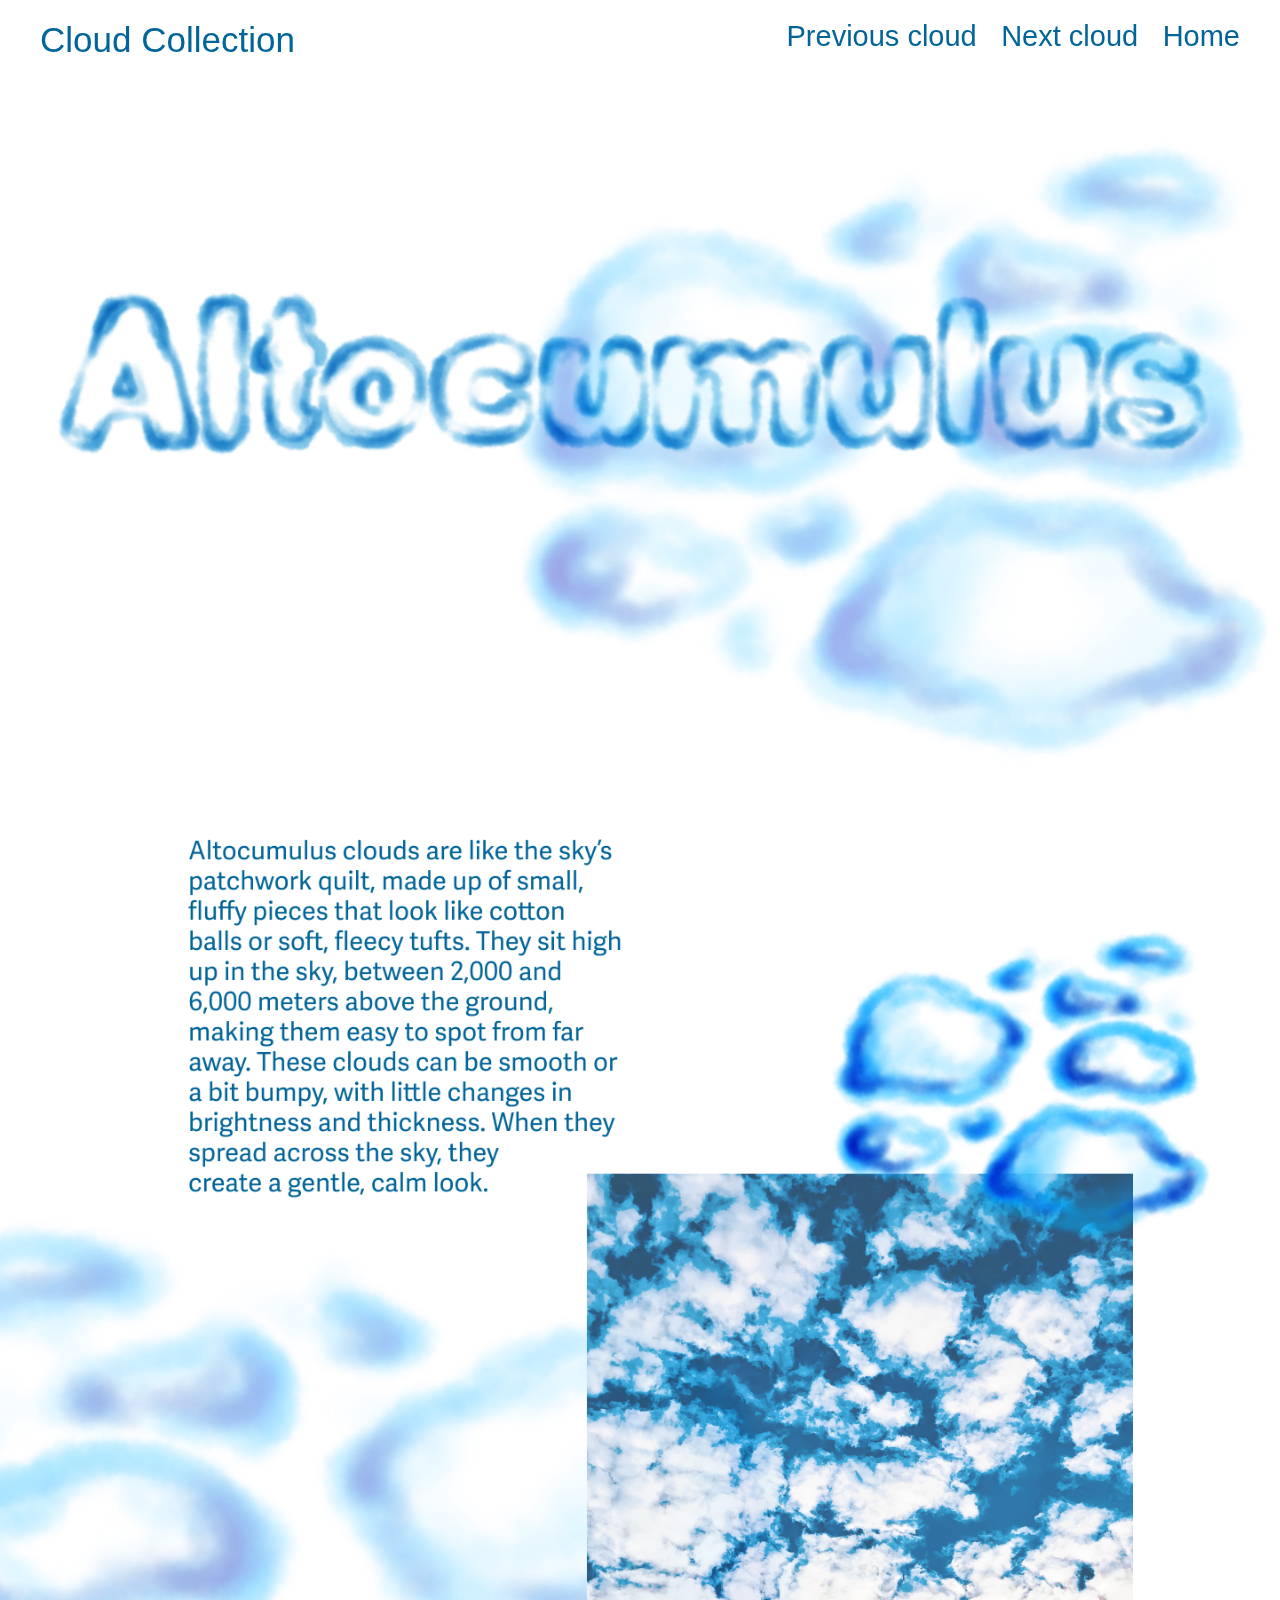
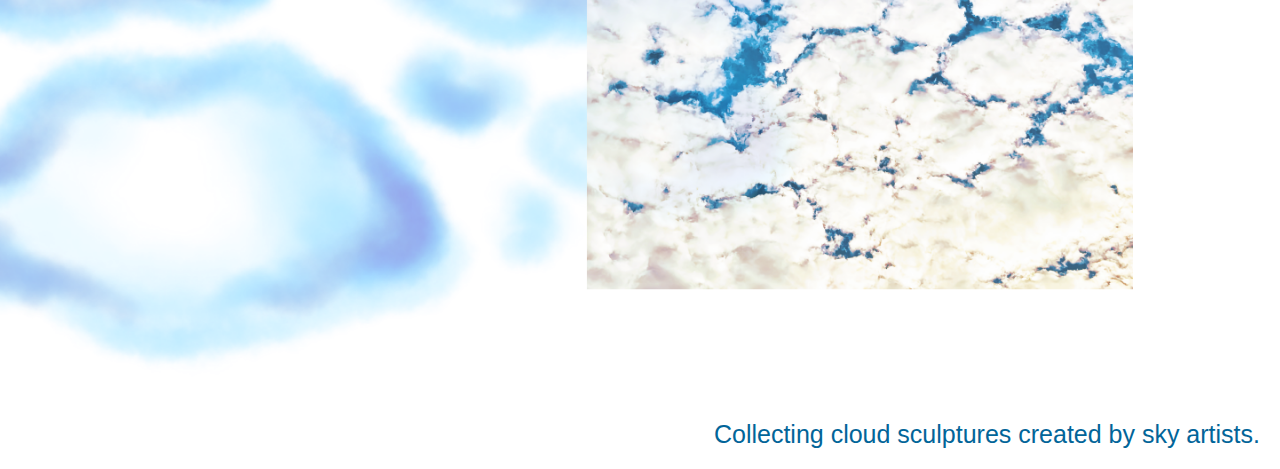
<file: altocu.html>
<!DOCTYPE html>
<html lang="en">
<head>
    <meta charset="UTF-8">
    <meta name="viewport" content="width=device-width, initial-scale=1.0">
    <title>Altocumulus</title>
    <style>
        body {
            font-family: Arial, sans-serif;
            margin: 0;
            padding: 0;
            background-color: #ffffff; /* 白色背景 */;
            height: 100%;
            overflow-y: auto;
        }

        /* Header styles */
        .header {
            display: flex;
            justify-content: space-between;
            padding: 20px;
            position: sticky;
            top: 0;
            z-index: 10;
        }

        .cloud-collection {
            font-size: 35px;
            color: #026599;
            margin-left: 20px;
        }

        .nav {
            margin-right: 20px;
        }

        .nav a {
            text-decoration: none;
            color: #026599;
            font-size: 29px;
            margin-left: 20px;
        }

        /* Fullscreen image container */
        .background-image-container {
            width: 99vw;
            height: 150vw; /* 高度占满视口 */
            background-image: url('altocu.png'); /* 替换为实际大图片路径 */
            background-size: cover; /* 图片覆盖整个容器 */
            background-repeat: no-repeat;
            background-position: center; /* 图片居中 */
            animation: fadeInOut 8s infinite;
        }

        /* Footer styles */
        .footer {
            text-align: right;
            padding: 20px;
            font-size: 25px;
            color: #026599;
        }

        /* Fade-in and fade-out animation */
        @keyframes fadeInOut {
            0%, 100% {
                opacity: 0.3;
            }
            20%, 80% {
                opacity: 1;
            }
        }

        /* Allow page to scroll */
        html, body {
            height: 100%;
        }
    </style>
</head>
<body>
    <!-- Header with Cloud Collection and Navigation -->
    <div class="header">
        <div class="cloud-collection">Cloud Collection</div>
        <div class="nav">
            <a href="cirrocu.html">Previous cloud</a>
            <a href="altostra.html">Next cloud</a>
            <a href="index.html">Home</a>
        </div>
    </div>

    <!-- Fullscreen background image -->
    <div class="background-image-container"></div>

    <!-- Footer -->
    <div class="footer">
        Collecting cloud sculptures created by sky artists.
    </div>
</body>
</html>
</file>
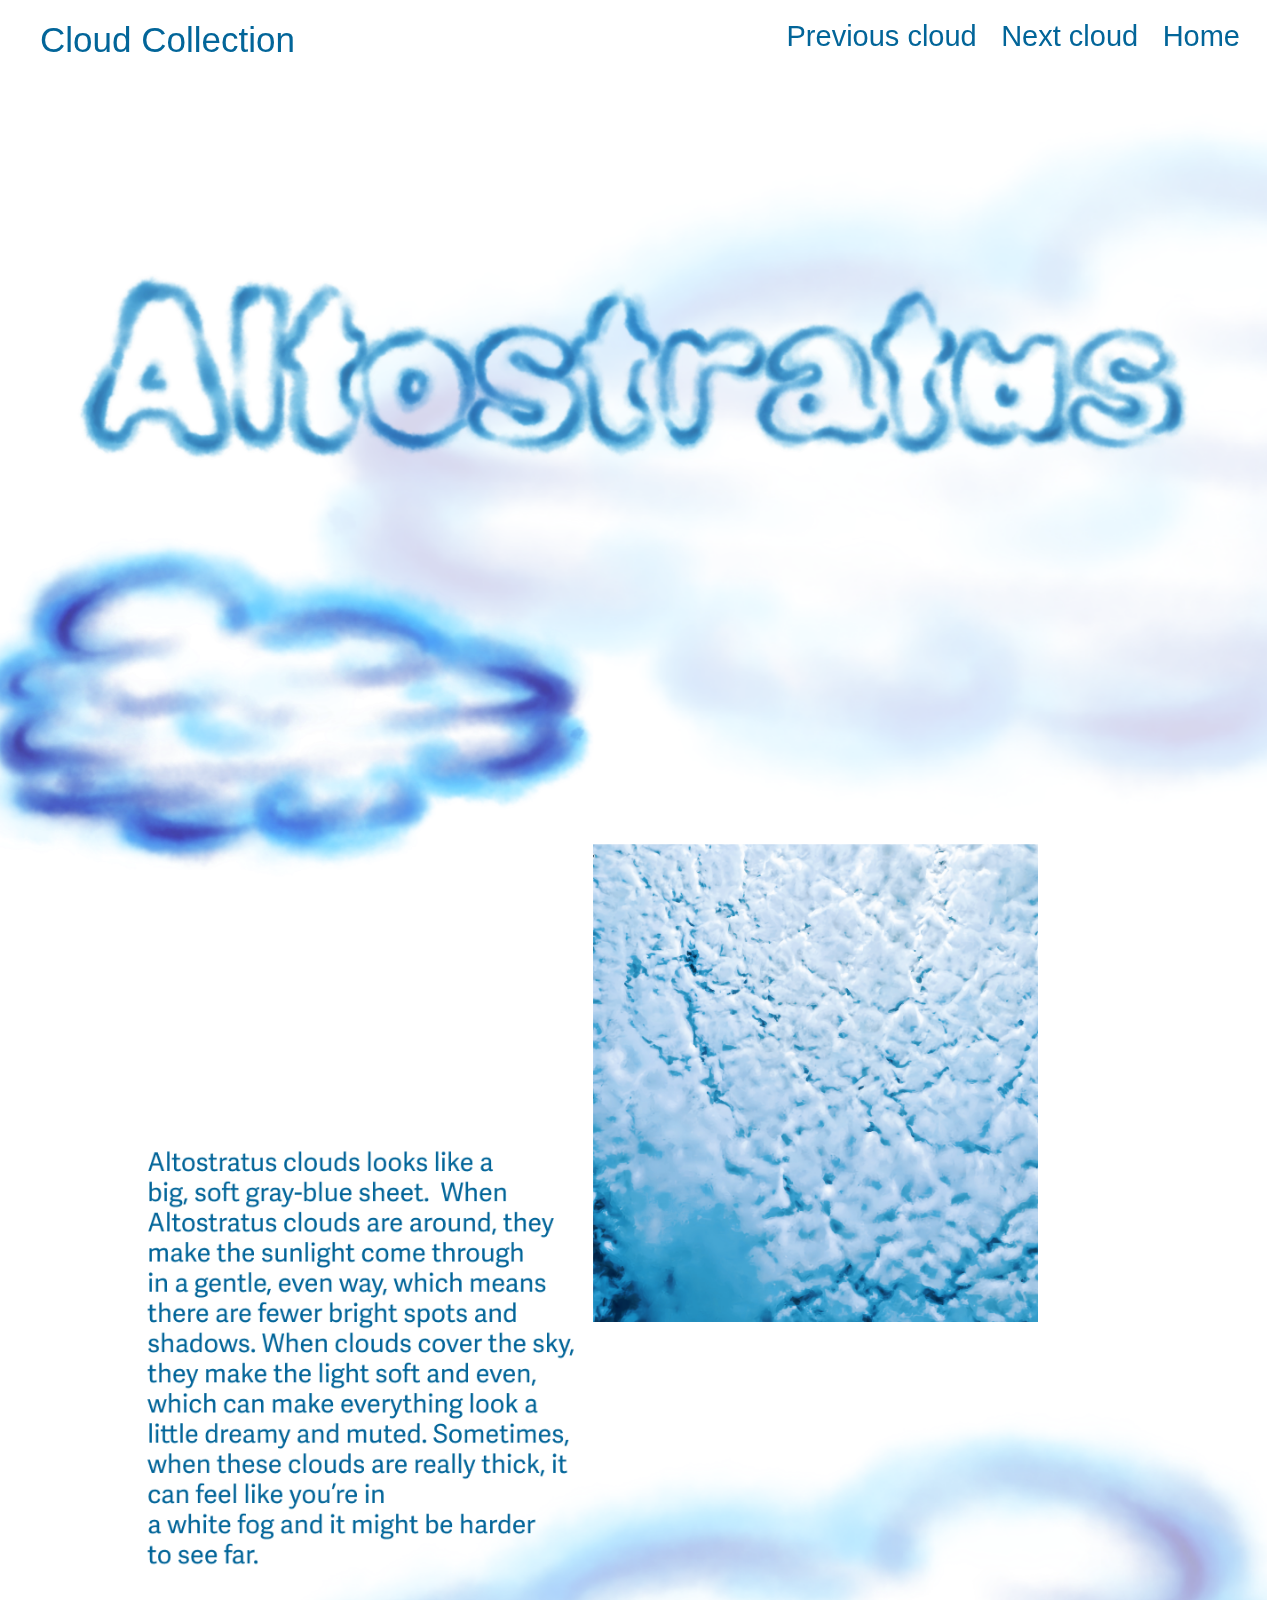
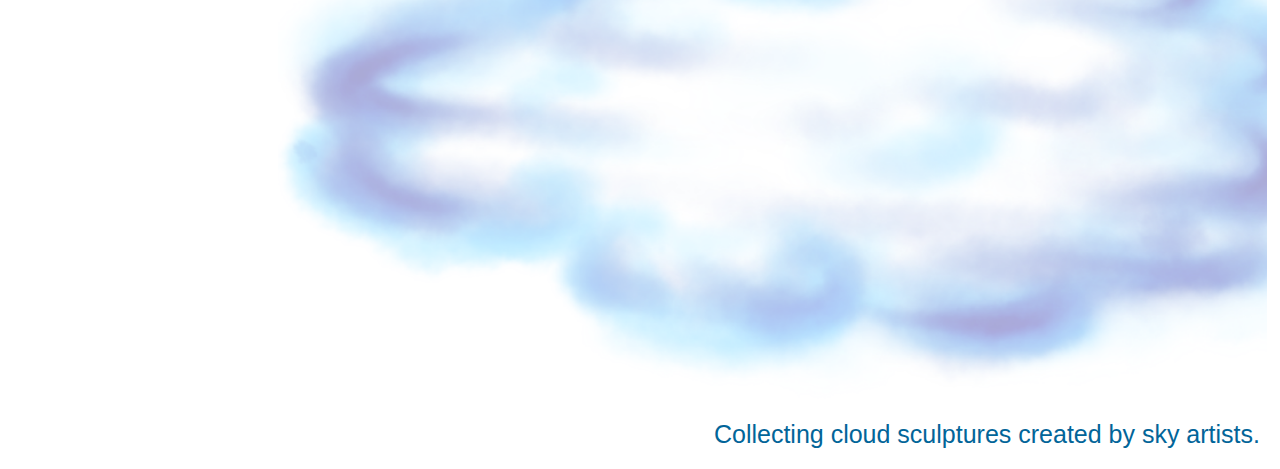
<file: altostra.html>
<!DOCTYPE html>
<html lang="en">
<head>
    <meta charset="UTF-8">
    <meta name="viewport" content="width=device-width, initial-scale=1.0">
    <title>Altostratus</title>
    <style>
        body {
            font-family: Arial, sans-serif;
            margin: 0;
            padding: 0;
            background-color: #ffffff; /* 白色背景 */;
            height: 100%;
            overflow-y: auto;
        }

        /* Header styles */
        .header {
            display: flex;
            justify-content: space-between;
            padding: 20px;
            position: sticky;
            top: 0;
            z-index: 10;
        }

        .cloud-collection {
            font-size: 35px;
            color: #026599;
            margin-left: 20px;
        }

        .nav {
            margin-right: 20px;
        }

        .nav a {
            text-decoration: none;
            color: #026599;
            font-size: 29px;
            margin-left: 20px;
        }

        /* Fullscreen image container */
        .background-image-container {
            width: 99vw;
            height: 150vw; /* 高度占满视口 */
            background-image: url('altostrat.png'); /* 替换为实际大图片路径 */
            background-size: cover; /* 图片覆盖整个容器 */
            background-repeat: no-repeat;
            background-position: center; /* 图片居中 */
            animation: fadeInOut 8s infinite;
        }

        /* Footer styles */
        .footer {
            text-align: right;
            padding: 20px;
            font-size: 25px;
            color: #026599;
        }

        /* Fade-in and fade-out animation */
        @keyframes fadeInOut {
            0%, 100% {
                opacity: 0.3;
            }
            20%, 80% {
                opacity: 1;
            }
        }

        /* Allow page to scroll */
        html, body {
            height: 100%;
        }
    </style>
</head>
<body>
    <!-- Header with Cloud Collection and Navigation -->
    <div class="header">
        <div class="cloud-collection">Cloud Collection</div>
        <div class="nav">
            <a href="altocu.html">Previous cloud</a>
            <a href="stratu.html">Next cloud</a>
            <a href="index.html">Home</a>
        </div>
    </div>

    <!-- Fullscreen background image -->
    <div class="background-image-container"></div>

    <!-- Footer -->
    <div class="footer">
        Collecting cloud sculptures created by sky artists.
    </div>
</body>
</html>
</file>
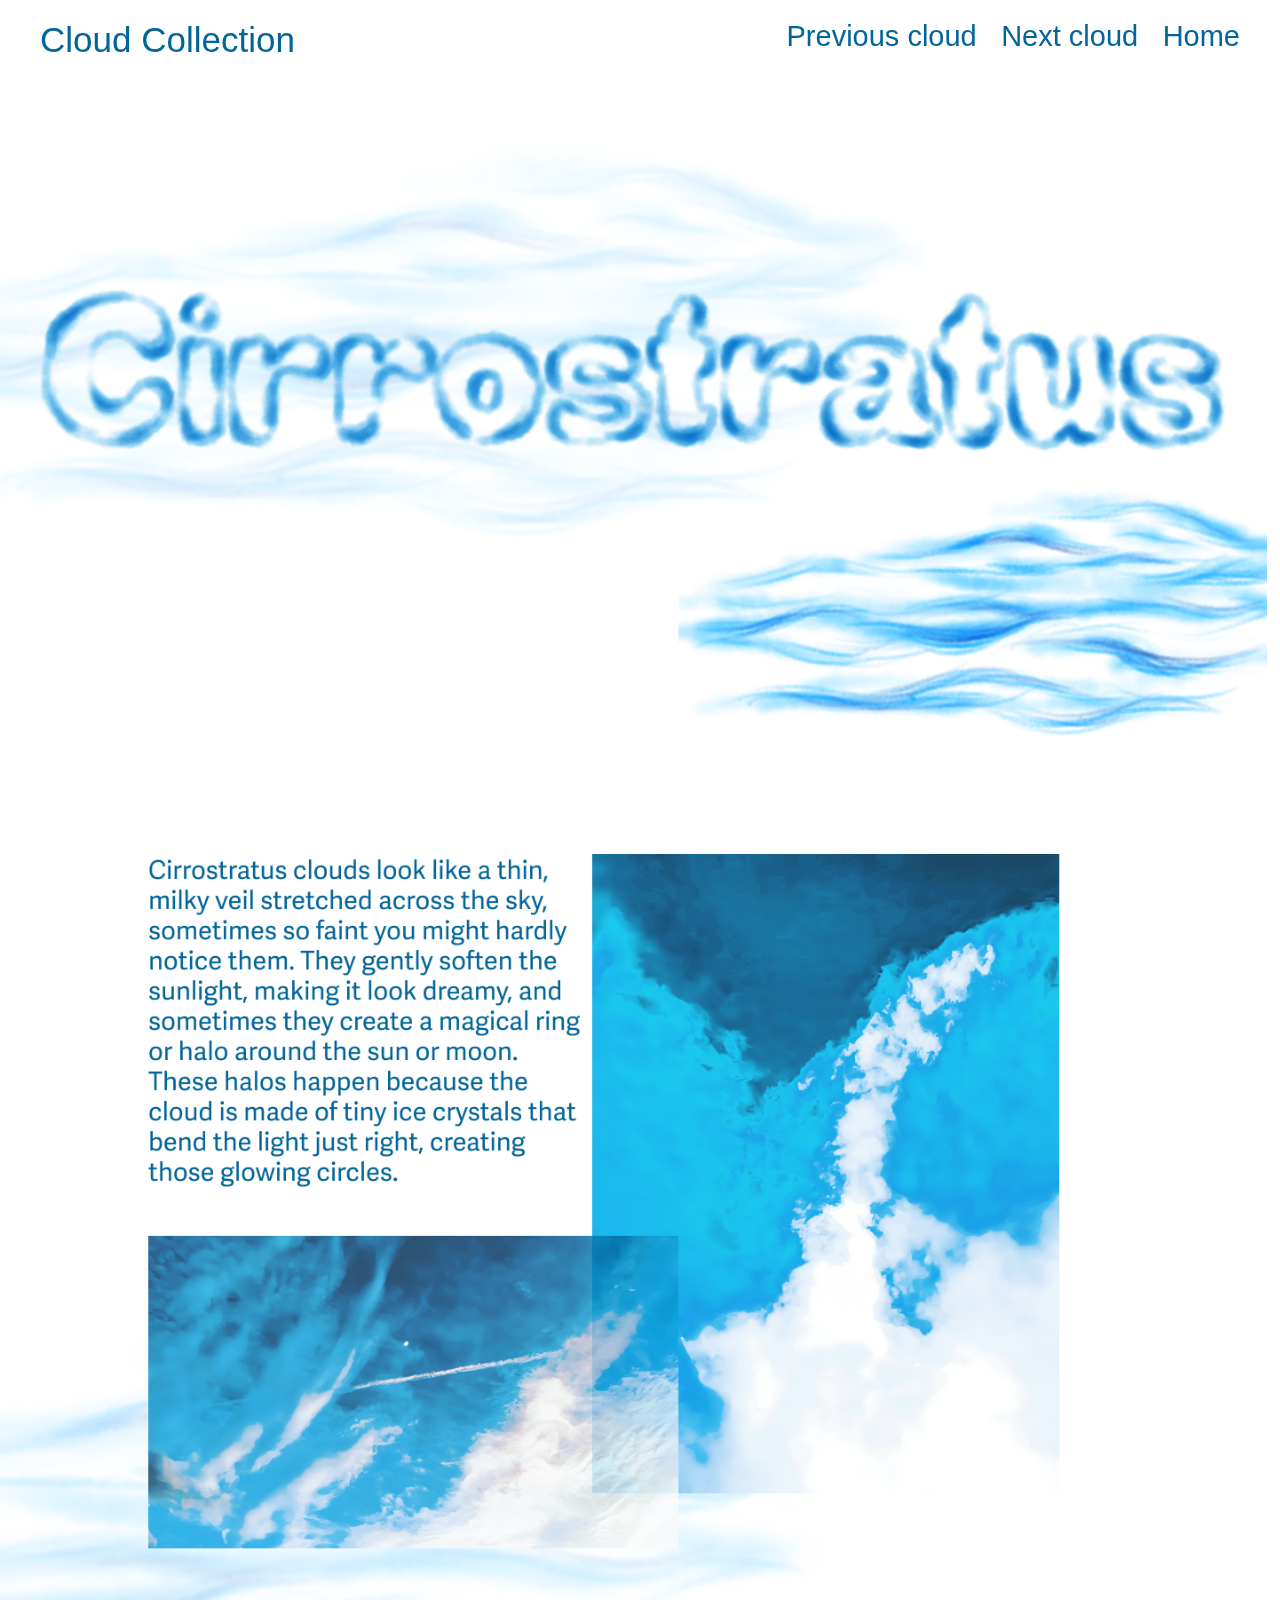
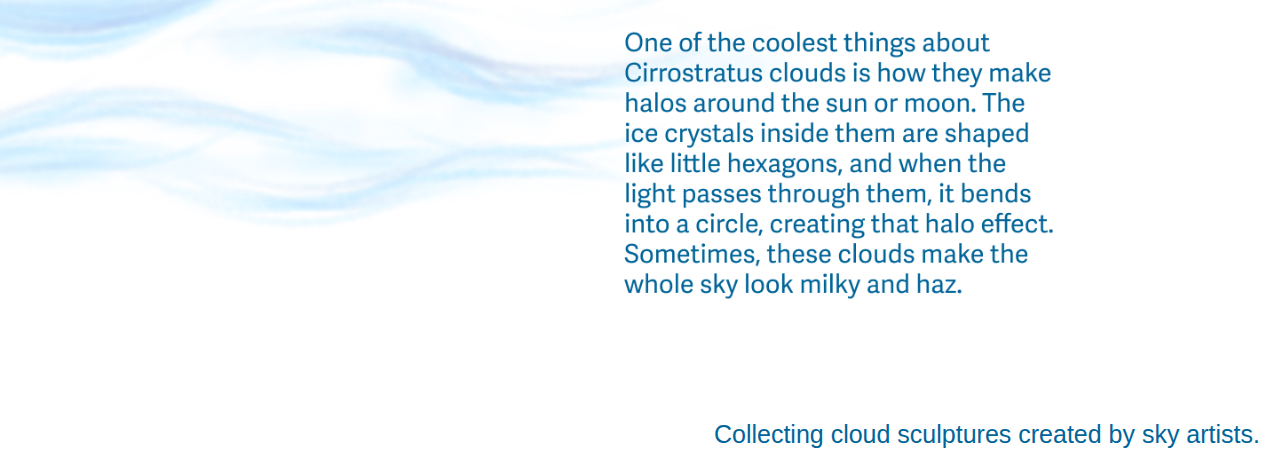
<file: cirro.html>
<!DOCTYPE html>
<html lang="en">
<head>
    <meta charset="UTF-8">
    <meta name="viewport" content="width=device-width, initial-scale=1.0">
    <title>Cirrostratus</title>
    <style>
        body {
            font-family: Arial, sans-serif;
            margin: 0;
            padding: 0;
            background-color: #ffffff; /* 白色背景 */;
            height: 100%;
            overflow-y: auto;
        }

        /* Header styles */
        .header {
            display: flex;
            justify-content: space-between;
            padding: 20px;
            position: sticky;
            top: 0;
            z-index: 10;
        }

        .cloud-collection {
            font-size: 35px;
            color: #026599;
            margin-left: 20px;
        }

        .nav {
            margin-right: 20px;
        }

        .nav a {
            text-decoration: none;
            color: #026599;
            font-size: 29px;
            margin-left: 20px;
        }

        /* Fullscreen image container */
        .background-image-container {
            width: 99vw;
            height: 150vw; /* 高度占满视口 */
            background-image: url('cirrostratus.png'); /* 替换为实际大图片路径 */
            background-size: cover; /* 图片覆盖整个容器 */
            background-repeat: no-repeat;
            background-position: center; /* 图片居中 */
            animation: fadeInOut 8s infinite;
        }

        /* Footer styles */
        .footer {
            text-align: right;
            padding: 20px;
            font-size: 25px;
            color: #026599;
        }

        /* Fade-in and fade-out animation */
        @keyframes fadeInOut {
            0%, 100% {
                opacity: 0.3;
            }
            20%, 80% {
                opacity: 1;
            }
        }

        /* Allow page to scroll */
        html, body {
            height: 100%;
        }
    </style>
</head>
<body>
    <!-- Header with Cloud Collection and Navigation -->
    <div class="header">
        <div class="cloud-collection">Cloud Collection</div>
        <div class="nav">
            <a href="cirrus.html">Previous cloud</a>
            <a href="cirrocu.html">Next cloud</a>
            <a href="index.html">Home</a>
        </div>
    </div>

    <!-- Fullscreen background image -->
    <div class="background-image-container"></div>

    <!-- Footer -->
    <div class="footer">
        Collecting cloud sculptures created by sky artists.
    </div>
</body>
</html>
</file>
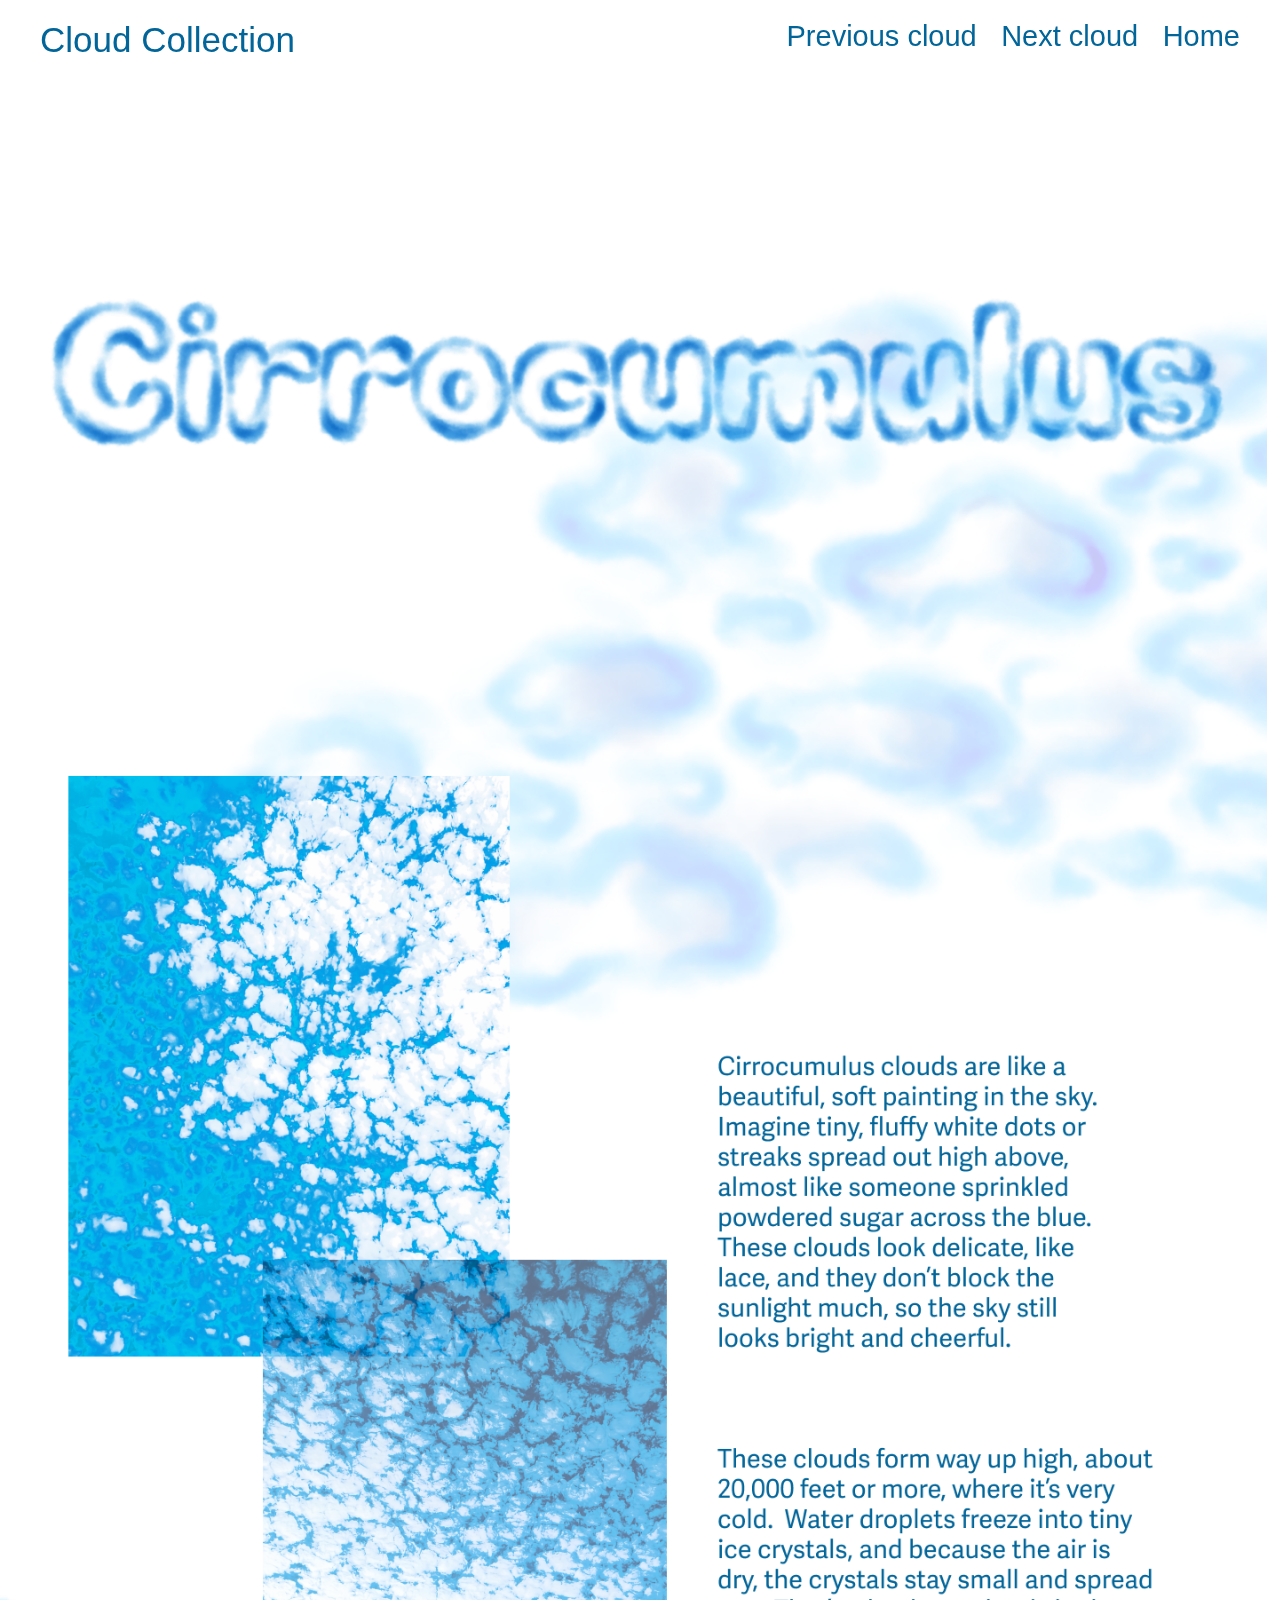
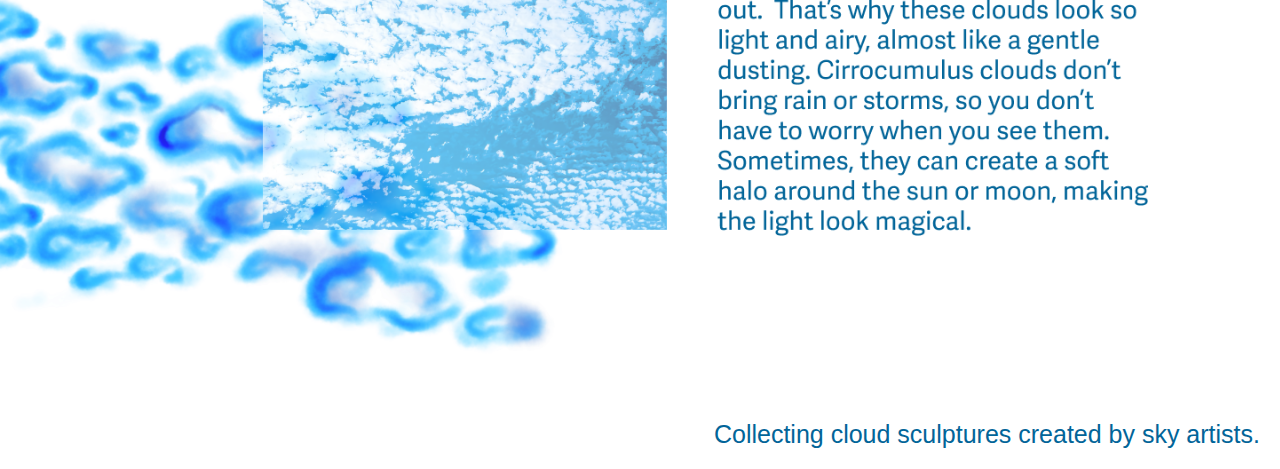
<file: cirrocu.html>
<!DOCTYPE html>
<html lang="en">
<head>
    <meta charset="UTF-8">
    <meta name="viewport" content="width=device-width, initial-scale=1.0">
    <title>Cirrocumulus</title>
    <style>
        body {
            font-family: Arial, sans-serif;
            margin: 0;
            padding: 0;
            background-color: #ffffff; /* 白色背景 */;
            height: 100%;
            overflow-y: auto;
        }

        /* Header styles */
        .header {
            display: flex;
            justify-content: space-between;
            padding: 20px;
            position: sticky;
            top: 0;
            z-index: 10;
        }

        .cloud-collection {
            font-size: 35px;
            color: #026599;
            margin-left: 20px;
        }

        .nav {
            margin-right: 20px;
        }

        .nav a {
            text-decoration: none;
            color: #026599;
            font-size: 29px;
            margin-left: 20px;
        }

        /* Fullscreen image container */
        .background-image-container {
            width: 99vw;
            height: 150vw; /* 高度占满视口 */
            background-image: url('cirrocu.png'); /* 替换为实际大图片路径 */
            background-size: cover; /* 图片覆盖整个容器 */
            background-repeat: no-repeat;
            background-position: center; /* 图片居中 */
            animation: fadeInOut 8s infinite;
        }

        /* Footer styles */
        .footer {
            text-align: right;
            padding: 20px;
            font-size: 25px;
            color: #026599;
        }

        /* Fade-in and fade-out animation */
        @keyframes fadeInOut {
            0%, 100% {
                opacity: 0.3;
            }
            20%, 80% {
                opacity: 1;
            }
        }

        /* Allow page to scroll */
        html, body {
            height: 100%;
        }
    </style>
</head>
<body>
    <!-- Header with Cloud Collection and Navigation -->
    <div class="header">
        <div class="cloud-collection">Cloud Collection</div>
        <div class="nav">
            <a href="cirro.html">Previous cloud</a>
            <a href="altocu.html">Next cloud</a>
            <a href="index.html">Home</a>
        </div>
    </div>

    <!-- Fullscreen background image -->
    <div class="background-image-container"></div>

    <!-- Footer -->
    <div class="footer">
        Collecting cloud sculptures created by sky artists.
    </div>
</body>
</html>
</file>
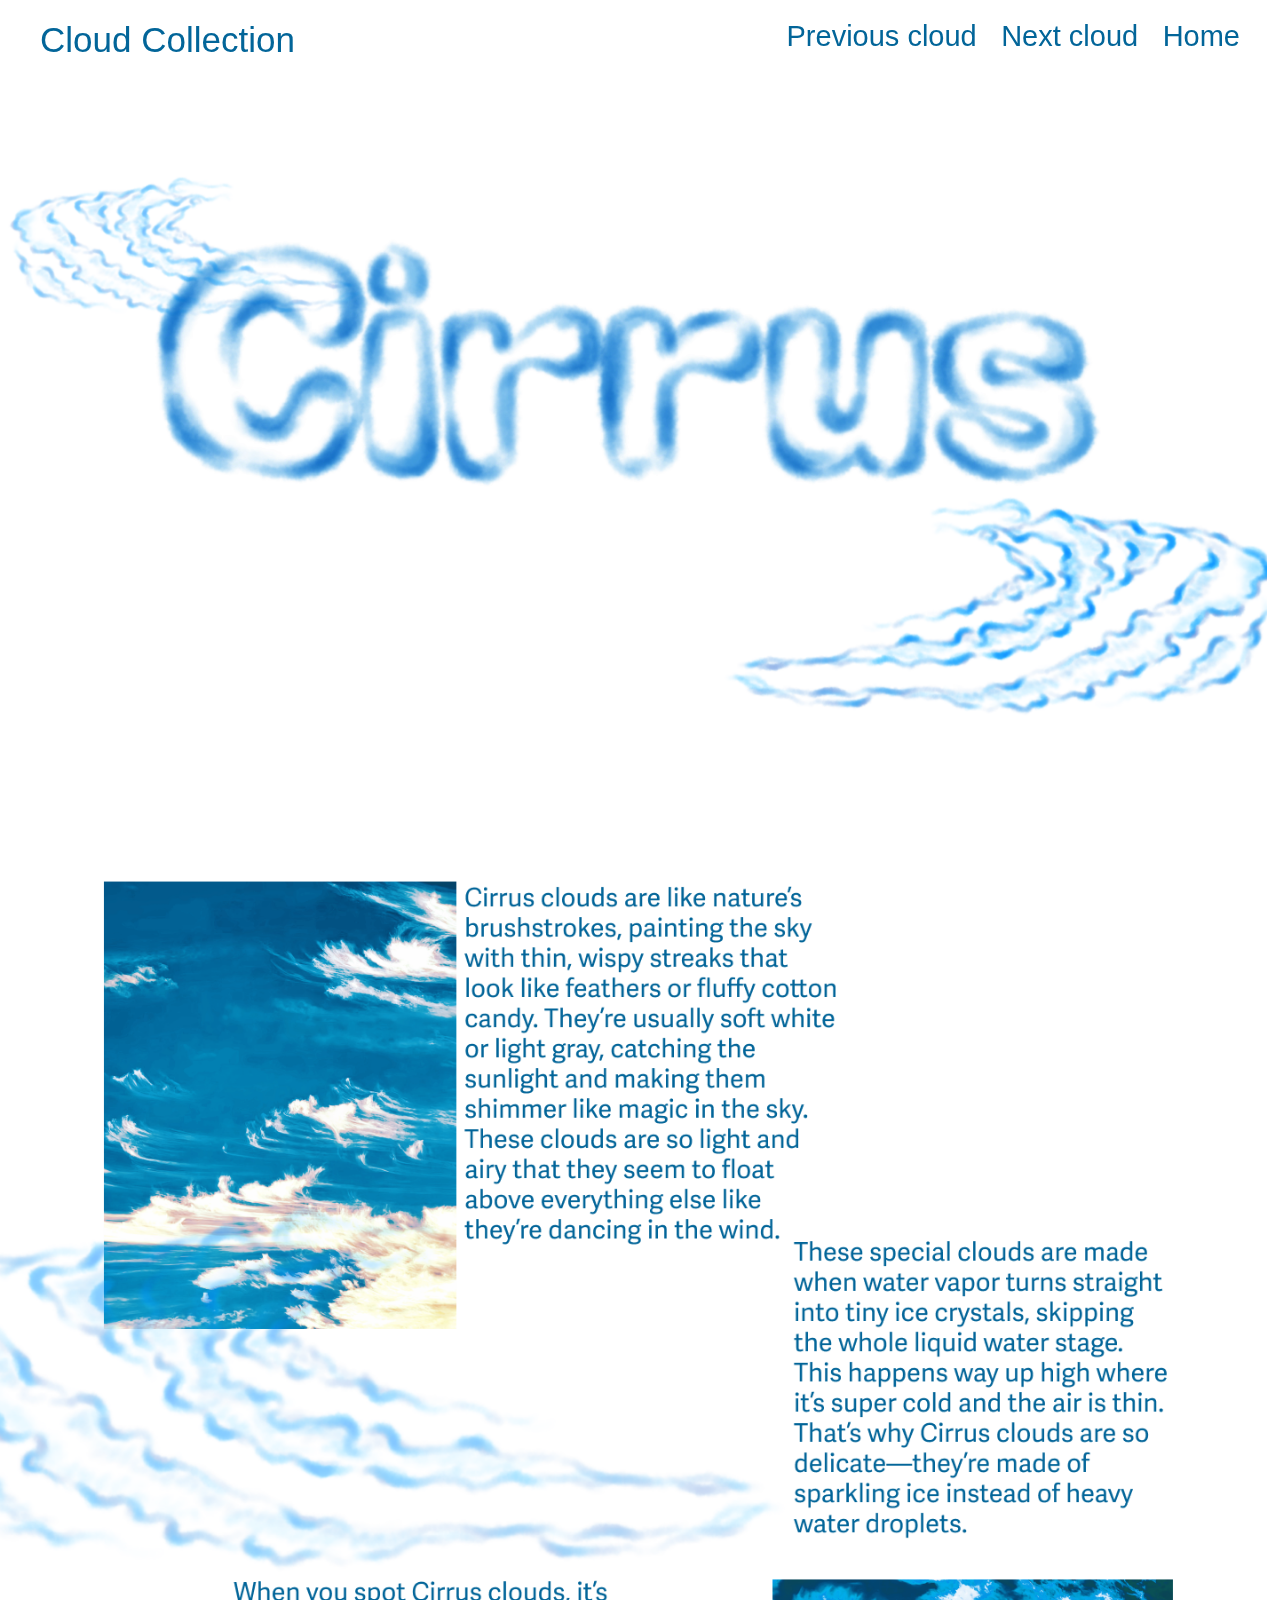
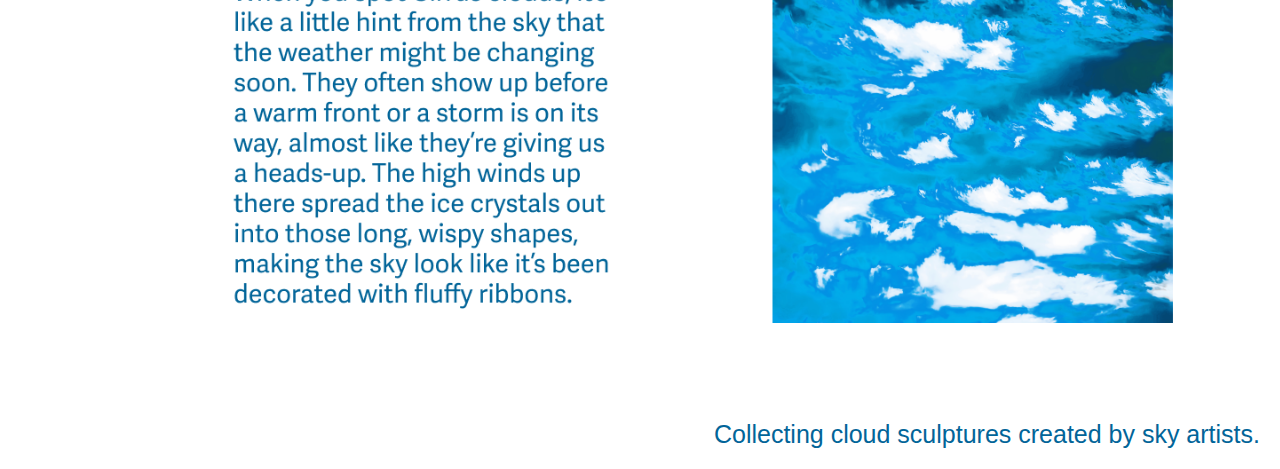
<file: cirrus.html>
<!DOCTYPE html>
<html lang="en">
<head>
    <meta charset="UTF-8">
    <meta name="viewport" content="width=device-width, initial-scale=1.0">
    <title>Cirrus</title>
    <style>
        body {
            font-family: Arial, sans-serif;
            margin: 0;
            padding: 0;
            background-color: #ffffff; /* 白色背景 */;
            height: 100%;
            overflow-y: auto;
        }

        /* Header styles */
        .header {
            display: flex;
            justify-content: space-between;
            padding: 20px;
            position: sticky;
            top: 0;
            z-index: 10;
        }

        .cloud-collection {
            font-size: 35px;
            color: #026599;
            margin-left: 20px;
        }

        .nav {
            margin-right: 20px;
        }

        .nav a {
            text-decoration: none;
            color: #026599;
            font-size: 29px;
            margin-left: 20px;
        }

        /* Fullscreen image container */
        .background-image-container {
            width: 99vw;
            height: 150vw; /* 高度占满视口 */
            background-image: url('cirrustext.png'); /* 替换为实际大图片路径 */
            background-size: cover; /* 图片覆盖整个容器 */
            background-repeat: no-repeat;
            background-position: center; /* 图片居中 */
            animation: fadeInOut 8s infinite;
        }

        /* Footer styles */
        .footer {
            text-align: right;
            padding: 20px;
            font-size: 25px;
            color: #026599;
        }

        /* Fade-in and fade-out animation */
        @keyframes fadeInOut {
            0%, 100% {
                opacity: 0.3;
            }
            20%, 80% {
                opacity: 1;
            }
        }

        /* Allow page to scroll */
        html, body {
            height: 100%;
        }
    </style>
</head>
<body>
    <!-- Header with Cloud Collection and Navigation -->
    <div class="header">
        <div class="cloud-collection">Cloud Collection</div>
        <div class="nav">
            <a href="strato.html">Previous cloud</a>
            <a href="cirro.html">Next cloud</a>
            <a href="index.html">Home</a>
        </div>
    </div>

    <!-- Fullscreen background image -->
    <div class="background-image-container"></div>

    <!-- Footer -->
    <div class="footer">
        Collecting cloud sculptures created by sky artists.
    </div>
</body>
</html>
</file>
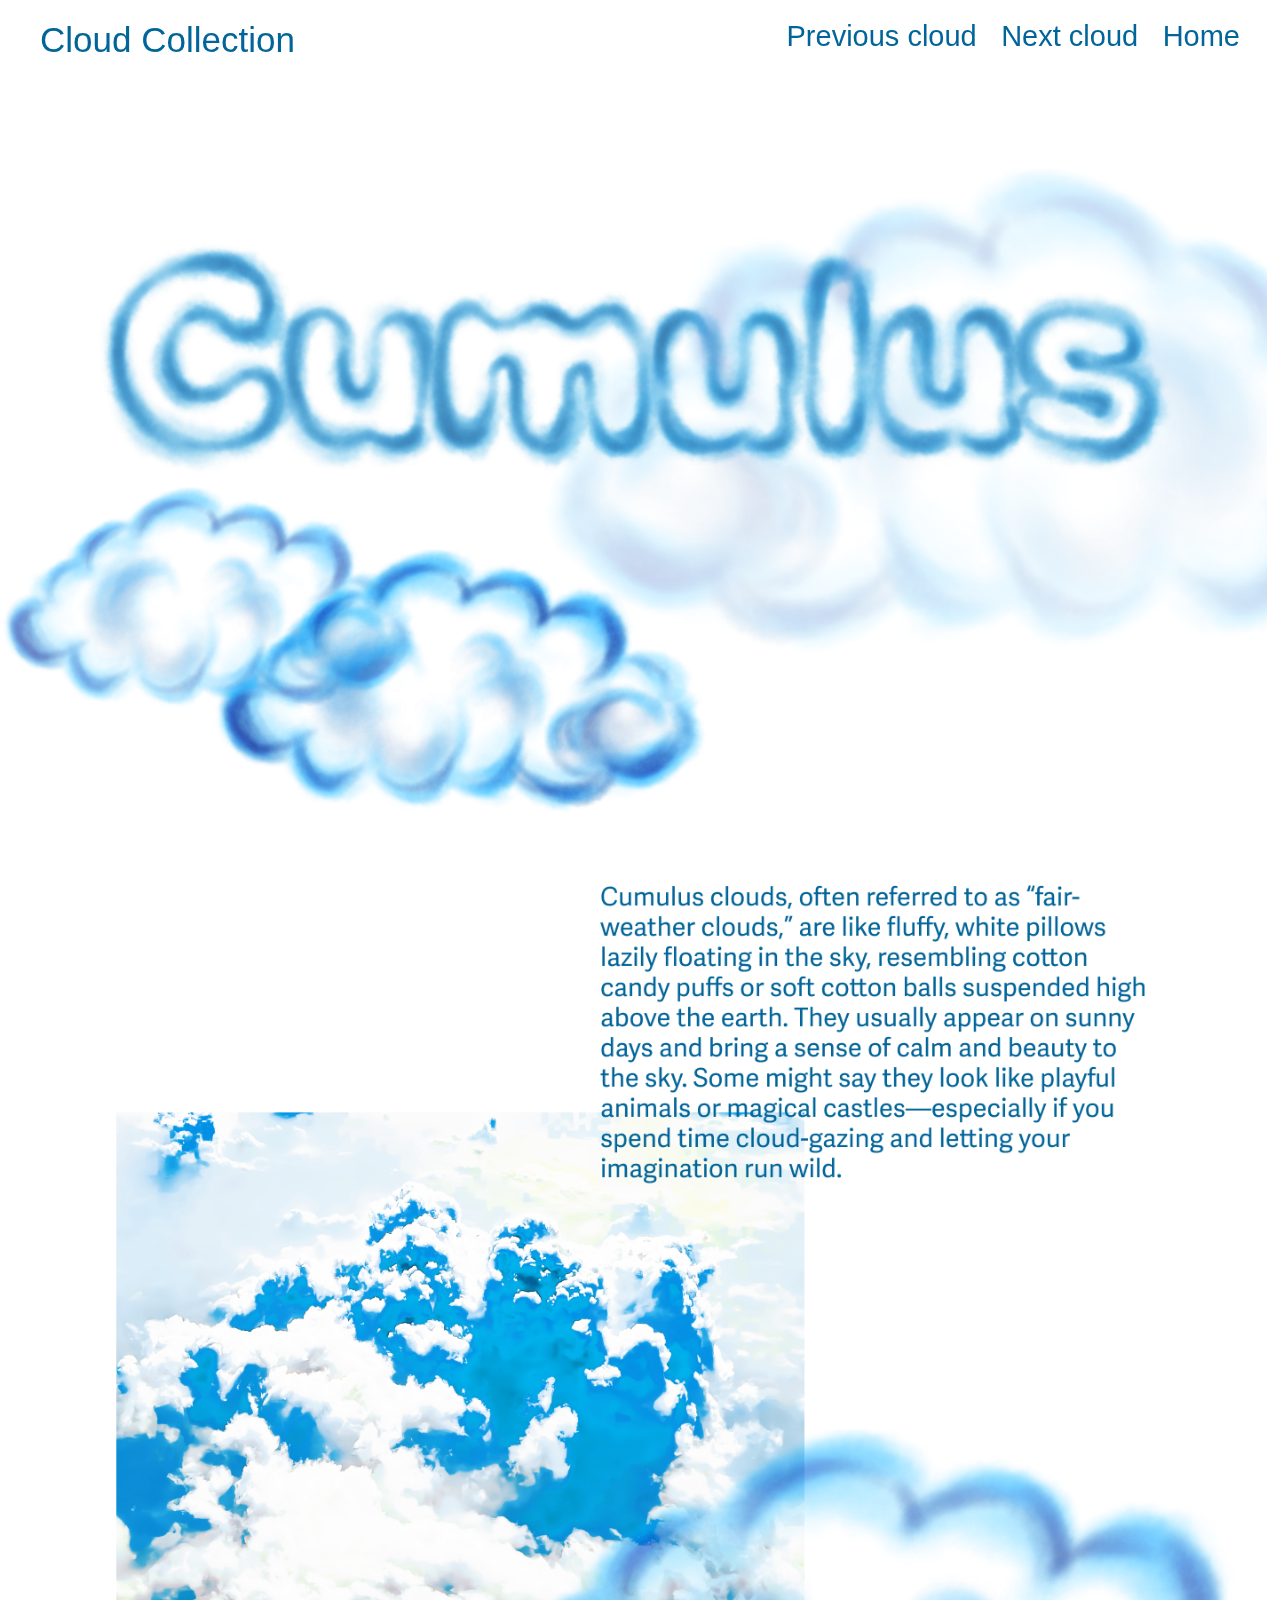
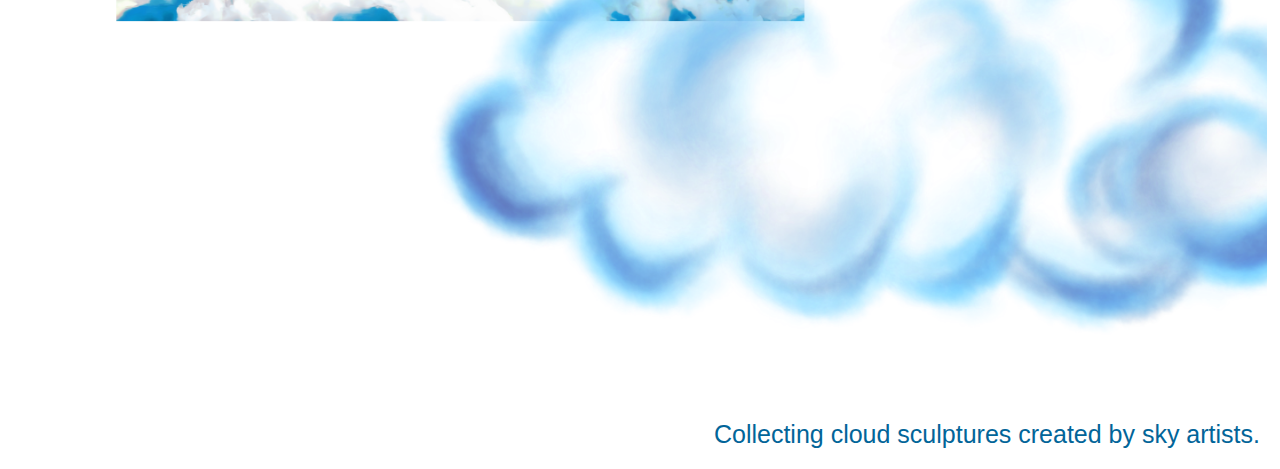
<file: cumu.html>
<!DOCTYPE html>
<html lang="en">
<head>
    <meta charset="UTF-8">
    <meta name="viewport" content="width=device-width, initial-scale=1.0">
    <title>Cumulus</title>
    <style>
        body {
            font-family: Arial, sans-serif;
            margin: 0;
            padding: 0;
            background-color: #ffffff; /* 白色背景 */;
            height: 100%;
            overflow-y: auto;
        }

        /* Header styles */
        .header {
            display: flex;
            justify-content: space-between;
            padding: 20px;
            position: sticky;
            top: 0;
            z-index: 10;
        }

        .cloud-collection {
            font-size: 35px;
            color: #026599;
            margin-left: 20px;
        }

        .nav {
            margin-right: 20px;
        }

        .nav a {
            text-decoration: none;
            color: #026599;
            font-size: 29px;
            margin-left: 20px;
        }

        /* Fullscreen image container */
        .background-image-container {
            width: 99vw;
            height: 150vw; /* 高度占满视口 */
            background-image: url('cumu.png'); /* 替换为实际大图片路径 */
            background-size: cover; /* 图片覆盖整个容器 */
            background-repeat: no-repeat;
            background-position: center; /* 图片居中 */
            animation: fadeInOut 8s infinite;
        }

        /* Footer styles */
        .footer {
            text-align: right;
            padding: 20px;
            font-size: 25px;
            color: #026599;
        }

        /* Fade-in and fade-out animation */
        @keyframes fadeInOut {
            0%, 100% {
                opacity: 0.3;
            }
            20%, 80% {
                opacity: 1;
            }
        }

        /* Allow page to scroll */
        html, body {
            height: 100%;
        }
    </style>
</head>
<body>
    <!-- Header with Cloud Collection and Navigation -->
    <div class="header">
        <div class="cloud-collection">Cloud Collection</div>
        <div class="nav">
            <a href="stratu.html">Previous cloud</a>
            <a href="strato.html">Next cloud</a>
            <a href="index.html">Home</a>
        </div>
    </div>

    <!-- Fullscreen background image -->
    <div class="background-image-container"></div>

    <!-- Footer -->
    <div class="footer">
        Collecting cloud sculptures created by sky artists.
    </div>
</body>
</html>
</file>
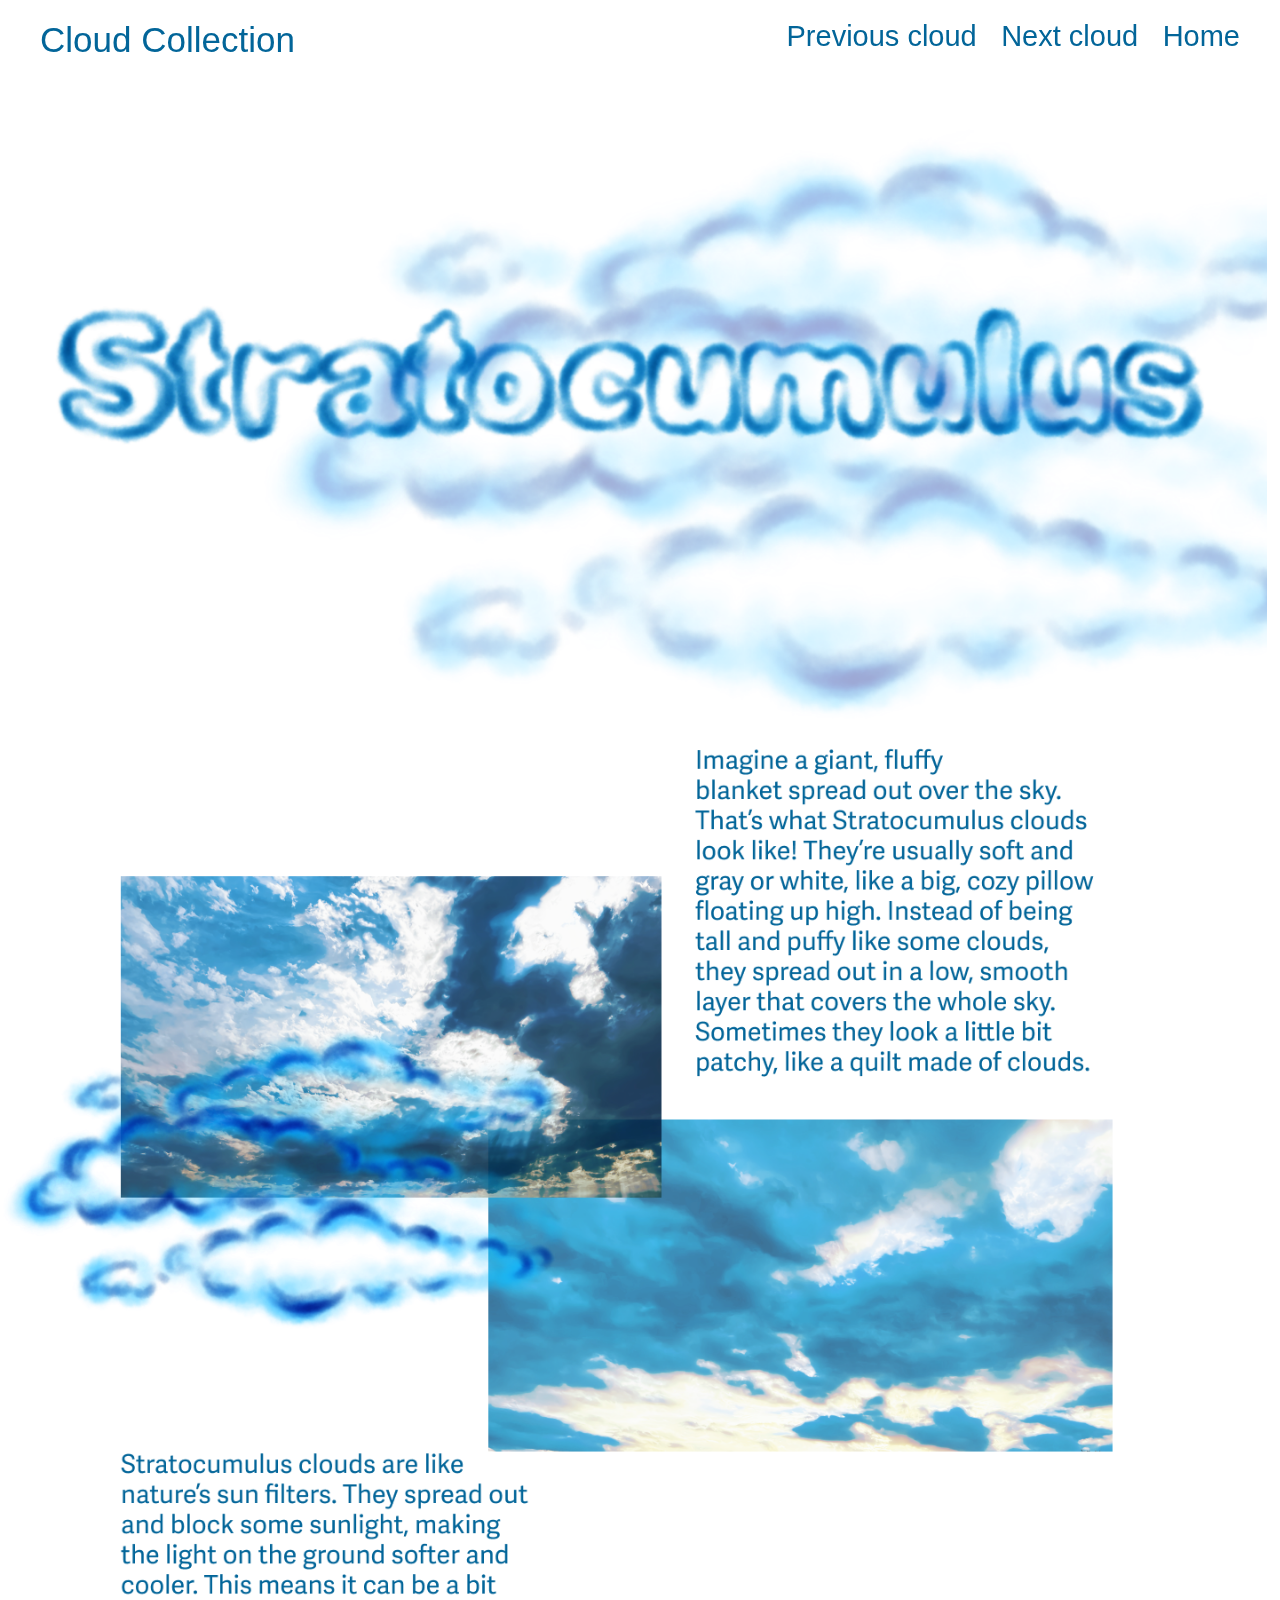
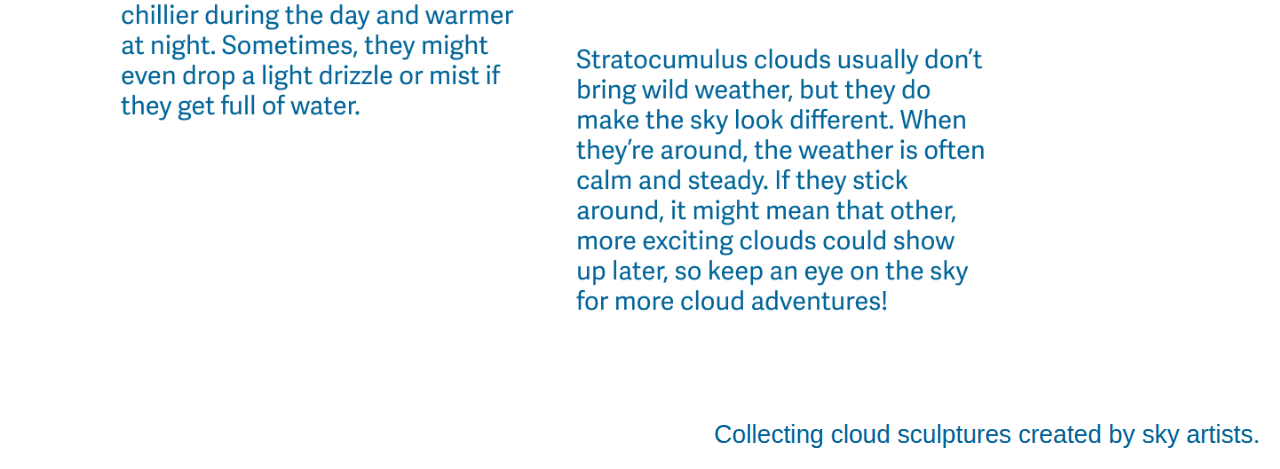
<file: strato.html>
<!DOCTYPE html>
<html lang="en">
<head>
    <meta charset="UTF-8">
    <meta name="viewport" content="width=device-width, initial-scale=1.0">
    <title>Stratocumulus</title>
    <style>
        body {
            font-family: Arial, sans-serif;
            margin: 0;
            padding: 0;
            background-color: #ffffff; /* 白色背景 */;
            height: 100%;
            overflow-y: auto;
        }

        /* Header styles */
        .header {
            display: flex;
            justify-content: space-between;
            padding: 20px;
            position: sticky;
            top: 0;
            z-index: 10;
        }

        .cloud-collection {
            font-size: 35px;
            color: #026599;
            margin-left: 20px;
        }

        .nav {
            margin-right: 20px;
        }

        .nav a {
            text-decoration: none;
            color: #026599;
            font-size: 29px;
            margin-left: 20px;
        }

        /* Fullscreen image container */
        .background-image-container {
            width: 99vw;
            height: 150vw; /* 高度占满视口 */
            background-image: url('strato.png'); /* 替换为实际大图片路径 */
            background-size: cover; /* 图片覆盖整个容器 */
            background-repeat: no-repeat;
            background-position: center; /* 图片居中 */
            animation: fadeInOut 8s infinite;
        }

        /* Footer styles */
        .footer {
            text-align: right;
            padding: 20px;
            font-size: 25px;
            color: #026599;
        }

        /* Fade-in and fade-out animation */
        @keyframes fadeInOut {
            0%, 100% {
                opacity: 0.3;
            }
            20%, 80% {
                opacity: 1;
            }
        }

        /* Allow page to scroll */
        html, body {
            height: 100%;
        }
    </style>
</head>
<body>
    <!-- Header with Cloud Collection and Navigation -->
    <div class="header">
        <div class="cloud-collection">Cloud Collection</div>
        <div class="nav">
            <a href="cumu.html">Previous cloud</a>
            <a href="cirrus.html">Next cloud</a>
            <a href="index.html">Home</a>
        </div>
    </div>

    <!-- Fullscreen background image -->
    <div class="background-image-container"></div>

    <!-- Footer -->
    <div class="footer">
        Collecting cloud sculptures created by sky artists.
    </div>
</body>
</html>
</file>
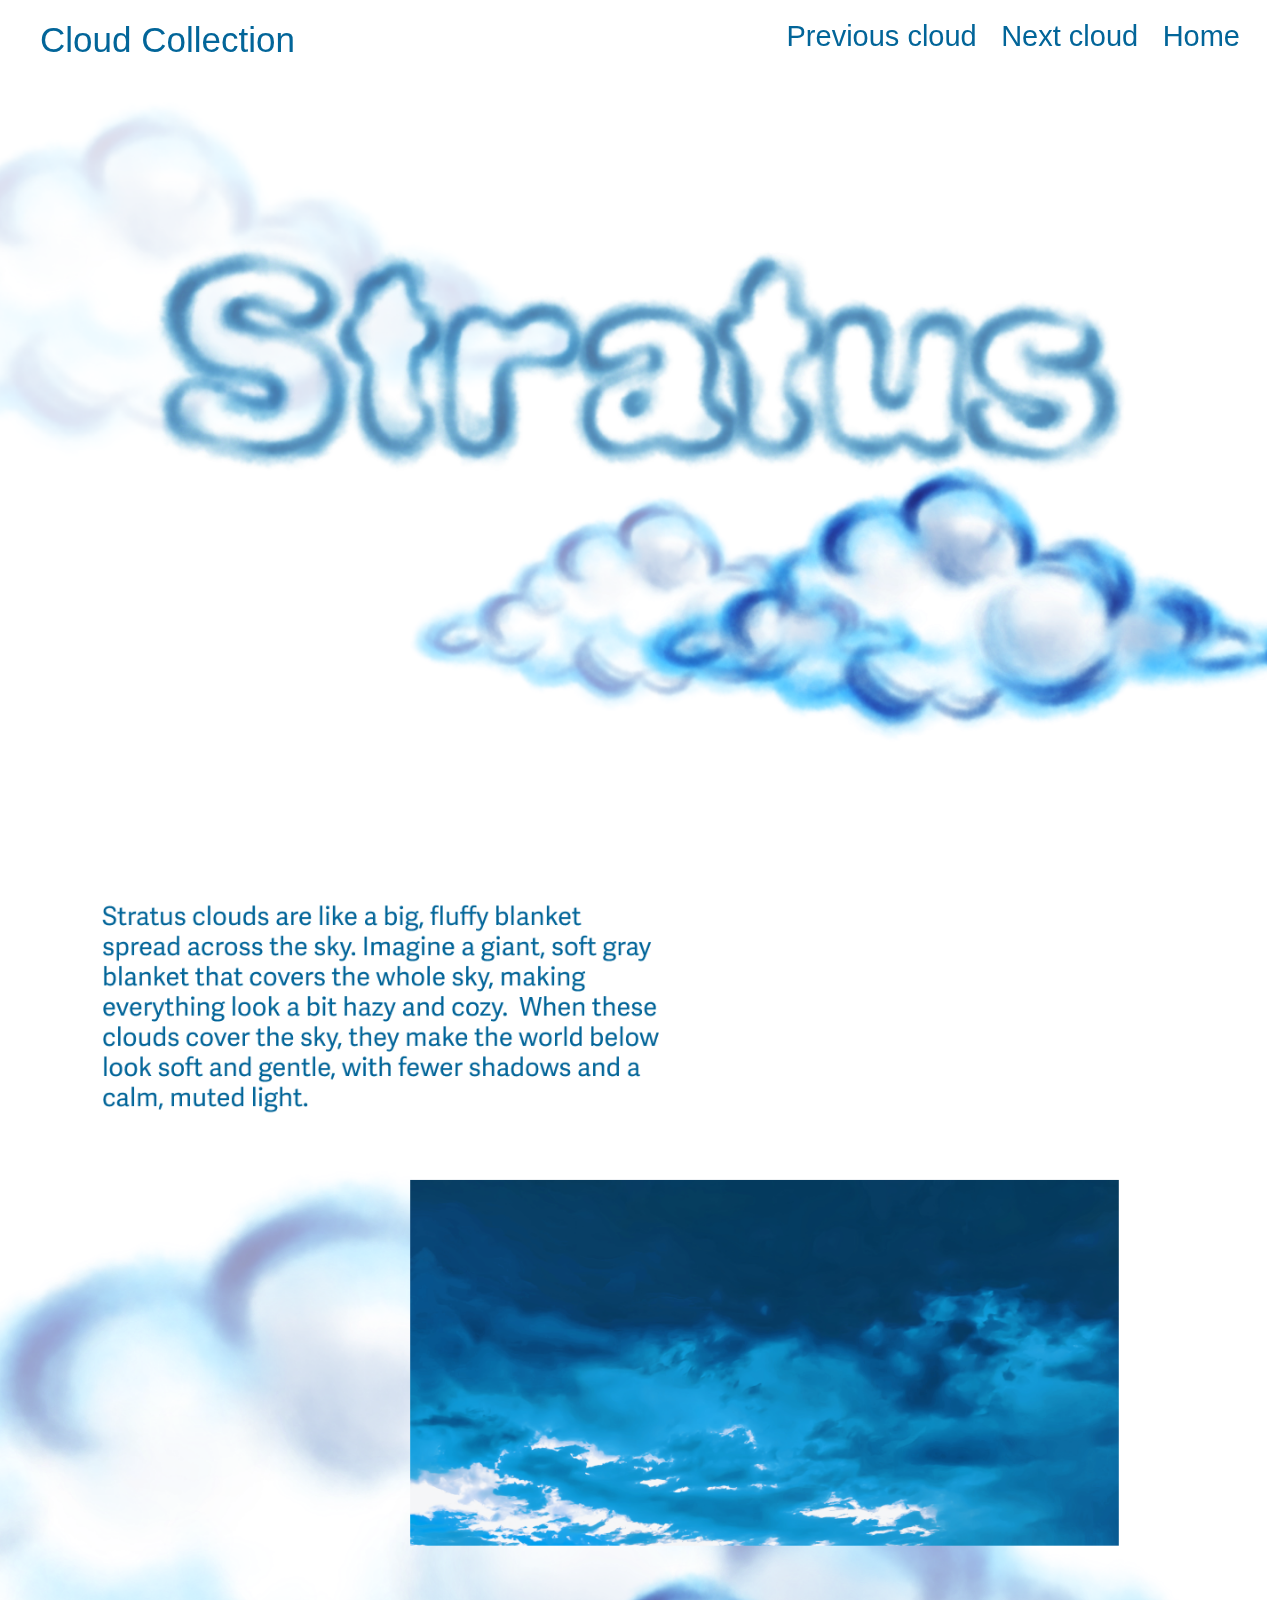
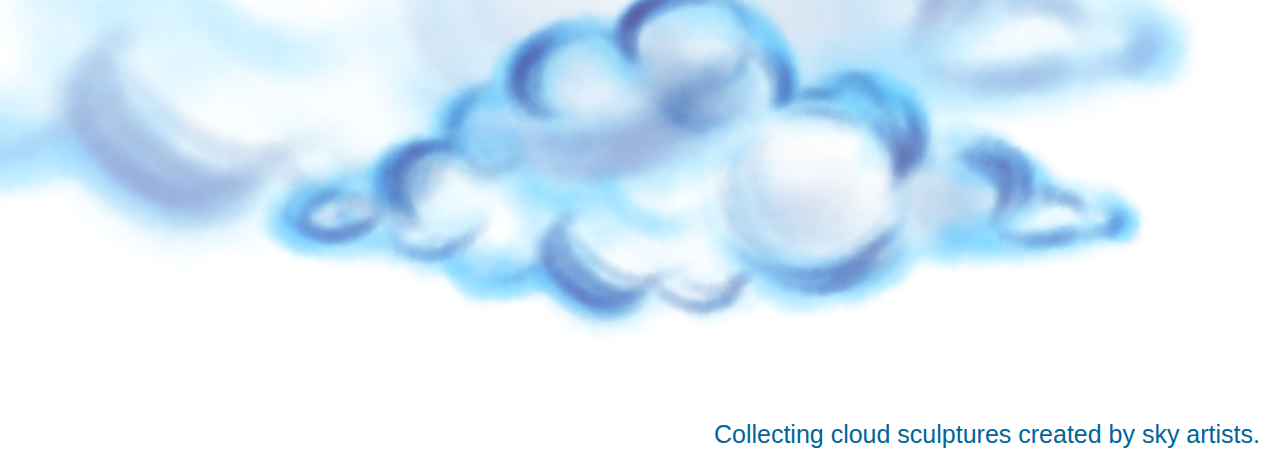
<file: stratu.html>
<!DOCTYPE html>
<html lang="en">
<head>
    <meta charset="UTF-8">
    <meta name="viewport" content="width=device-width, initial-scale=1.0">
    <title>Stratus</title>
    <style>
        body {
            font-family: Arial, sans-serif;
            margin: 0;
            padding: 0;
            background-color: #ffffff; /* 白色背景 */;
            height: 100%;
            overflow-y: auto;
        }

        /* Header styles */
        .header {
            display: flex;
            justify-content: space-between;
            padding: 20px;
            position: sticky;
            top: 0;
            z-index: 10;
        }

        .cloud-collection {
            font-size: 35px;
            color: #026599;
            margin-left: 20px;
        }

        .nav {
            margin-right: 20px;
        }

        .nav a {
            text-decoration: none;
            color: #026599;
            font-size: 29px;
            margin-left: 20px;
        }

        /* Fullscreen image container */
        .background-image-container {
            width: 99vw;
            height: 150vw; /* 高度占满视口 */
            background-image: url('stratus.png'); /* 替换为实际大图片路径 */
            background-size: cover; /* 图片覆盖整个容器 */
            background-repeat: no-repeat;
            background-position: center; /* 图片居中 */
            animation: fadeInOut 8s infinite;
        }

        /* Footer styles */
        .footer {
            text-align: right;
            padding: 20px;
            font-size: 25px;
            color: #026599;
        }

        /* Fade-in and fade-out animation */
        @keyframes fadeInOut {
            0%, 100% {
                opacity: 0.3;
            }
            20%, 80% {
                opacity: 1;
            }
        }

        /* Allow page to scroll */
        html, body {
            height: 100%;
        }
    </style>
</head>
<body>
    <!-- Header with Cloud Collection and Navigation -->
    <div class="header">
        <div class="cloud-collection">Cloud Collection</div>
        <div class="nav">
            <a href="altostra.html">Previous cloud</a>
            <a href="cumu.html">Next cloud</a>
            <a href="index.html">Home</a>
        </div>
    </div>

    <!-- Fullscreen background image -->
    <div class="background-image-container"></div>

    <!-- Footer -->
    <div class="footer">
        Collecting cloud sculptures created by sky artists.
    </div>
</body>
</html>
</file>
